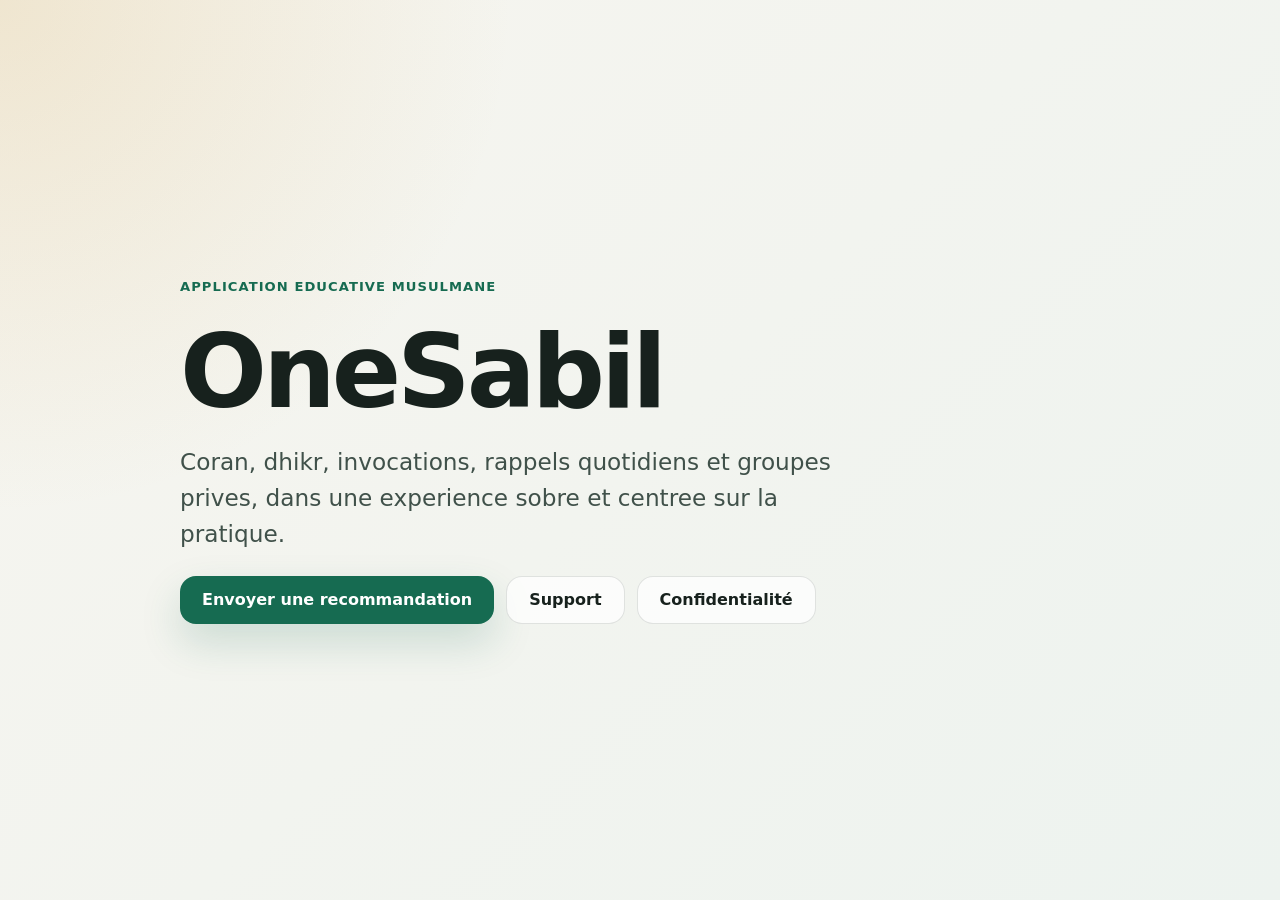
<file: index.html>
<!doctype html>
<html lang="fr">
  <head>
    <meta charset="utf-8" />
    <meta name="viewport" content="width=device-width, initial-scale=1" />
    <title>OneSabil</title>
    <meta
      name="description"
      content="OneSabil est une application musulmane educative pour le Coran, le dhikr, les invocations et les rappels quotidiens."
    />
    <link rel="stylesheet" href="./styles.css" />
  </head>
  <body>
    <main class="shell">
      <section class="hero">
        <p class="eyebrow">Application educative musulmane</p>
        <h1>OneSabil</h1>
        <p class="lead">
          Coran, dhikr, invocations, rappels quotidiens et groupes prives, dans une experience sobre et centree sur la pratique.
        </p>
        <div class="actions">
          <a class="button" href="./support.html#contact">Envoyer une recommandation</a>
          <a class="button secondary" href="./support.html">Support</a>
          <a class="button secondary" href="./privacy.html">Confidentialité</a>
        </div>
      </section>
    </main>
  </body>
</html>
</file>
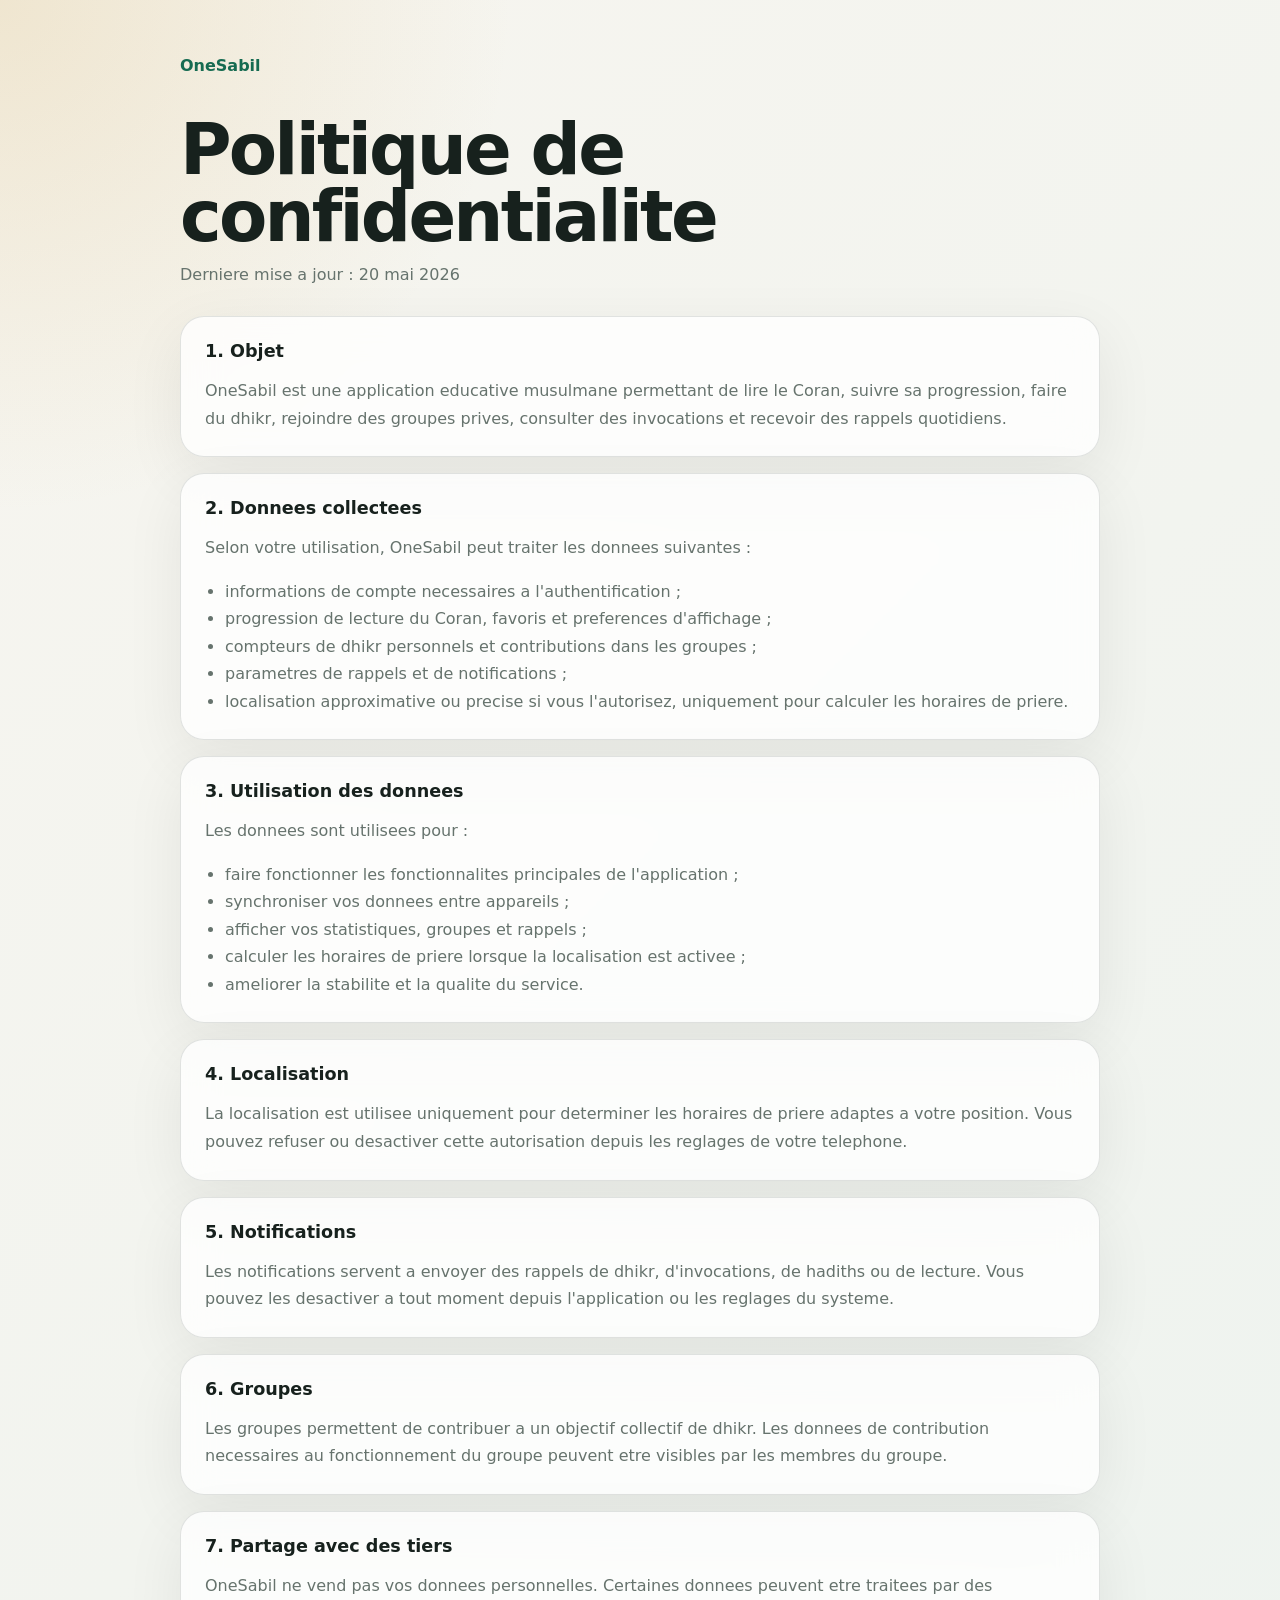
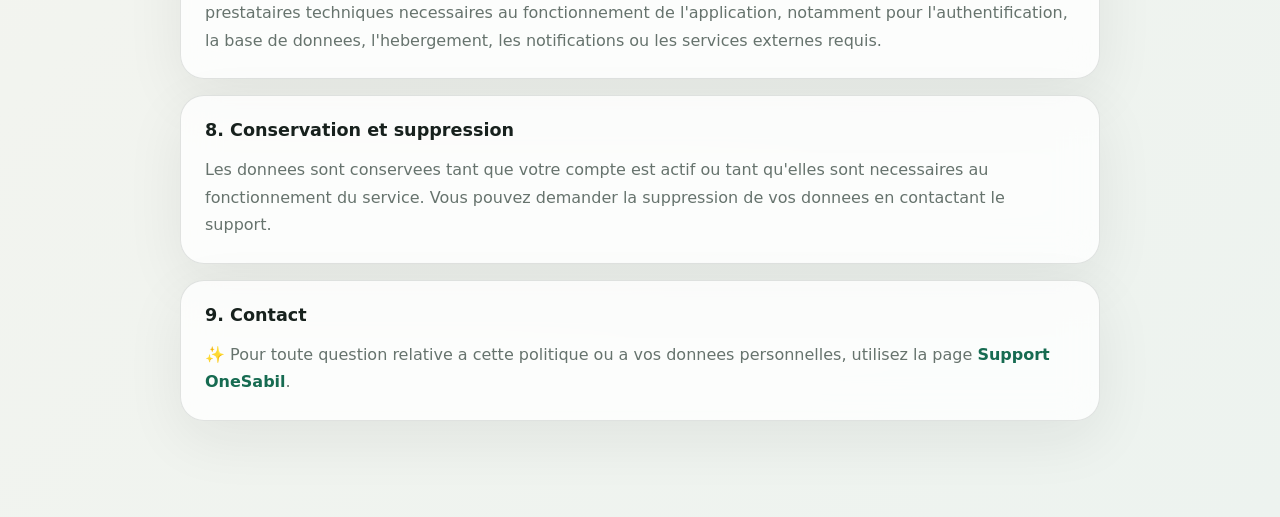
<file: privacy.html>
<!doctype html>
<html lang="fr">
  <head>
    <meta charset="utf-8" />
    <meta name="viewport" content="width=device-width, initial-scale=1" />
    <title>Politique de confidentialite - OneSabil</title>
    <meta name="description" content="Politique de confidentialite de l'application OneSabil." />
    <link rel="stylesheet" href="./styles.css" />
  </head>
  <body>
    <main class="shell page">
      <a class="back" href="./index.html">OneSabil</a>
      <h1>Politique de confidentialite</h1>
      <p class="muted">Derniere mise a jour : 20 mai 2026</p>

      <section class="card">
        <h2>1. Objet</h2>
        <p>
          OneSabil est une application educative musulmane permettant de lire le Coran, suivre sa progression, faire du
          dhikr, rejoindre des groupes prives, consulter des invocations et recevoir des rappels quotidiens.
        </p>
      </section>

      <section class="card">
        <h2>2. Donnees collectees</h2>
        <p>Selon votre utilisation, OneSabil peut traiter les donnees suivantes :</p>
        <ul>
          <li>informations de compte necessaires a l'authentification ;</li>
          <li>progression de lecture du Coran, favoris et preferences d'affichage ;</li>
          <li>compteurs de dhikr personnels et contributions dans les groupes ;</li>
          <li>parametres de rappels et de notifications ;</li>
          <li>localisation approximative ou precise si vous l'autorisez, uniquement pour calculer les horaires de priere.</li>
        </ul>
      </section>

      <section class="card">
        <h2>3. Utilisation des donnees</h2>
        <p>Les donnees sont utilisees pour :</p>
        <ul>
          <li>faire fonctionner les fonctionnalites principales de l'application ;</li>
          <li>synchroniser vos donnees entre appareils ;</li>
          <li>afficher vos statistiques, groupes et rappels ;</li>
          <li>calculer les horaires de priere lorsque la localisation est activee ;</li>
          <li>ameliorer la stabilite et la qualite du service.</li>
        </ul>
      </section>

      <section class="card">
        <h2>4. Localisation</h2>
        <p>
          La localisation est utilisee uniquement pour determiner les horaires de priere adaptes a votre position. Vous
          pouvez refuser ou desactiver cette autorisation depuis les reglages de votre telephone.
        </p>
      </section>

      <section class="card">
        <h2>5. Notifications</h2>
        <p>
          Les notifications servent a envoyer des rappels de dhikr, d'invocations, de hadiths ou de lecture. Vous pouvez
          les desactiver a tout moment depuis l'application ou les reglages du systeme.
        </p>
      </section>

      <section class="card">
        <h2>6. Groupes</h2>
        <p>
          Les groupes permettent de contribuer a un objectif collectif de dhikr. Les donnees de contribution necessaires
          au fonctionnement du groupe peuvent etre visibles par les membres du groupe.
        </p>
      </section>

      <section class="card">
        <h2>7. Partage avec des tiers</h2>
        <p>
          OneSabil ne vend pas vos donnees personnelles. Certaines donnees peuvent etre traitees par des prestataires
          techniques necessaires au fonctionnement de l'application, notamment pour l'authentification, la base de donnees,
          l'hebergement, les notifications ou les services externes requis.
        </p>
      </section>

      <section class="card">
        <h2>8. Conservation et suppression</h2>
        <p>
          Les donnees sont conservees tant que votre compte est actif ou tant qu'elles sont necessaires au fonctionnement
          du service. Vous pouvez demander la suppression de vos donnees en contactant le support.
        </p>
      </section>

      <section class="card">
        <h2>9. Contact</h2>
        <p>
          ✨ Pour toute question relative a cette politique ou a vos donnees personnelles, utilisez la page
          <a href="./support.html#contact">Support OneSabil</a>.
        </p>
      </section>
    </main>
  </body>
</html>
</file>
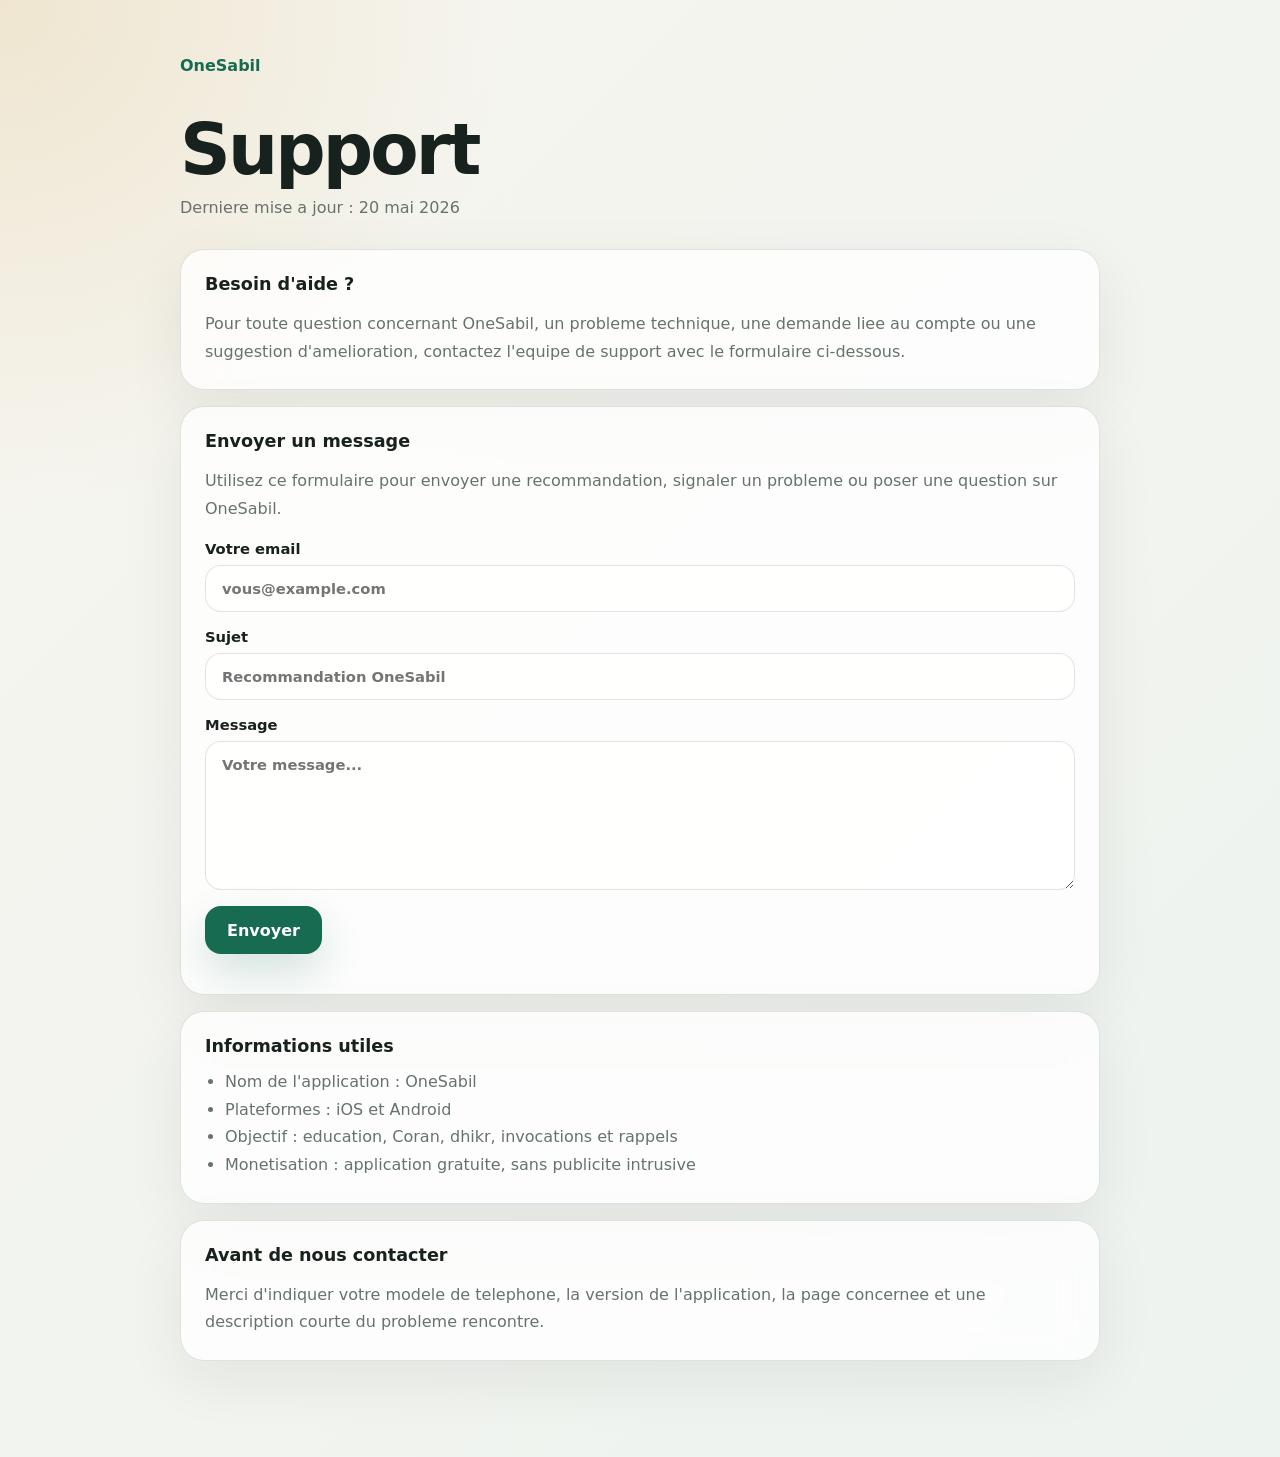
<file: support.html>
<!doctype html>
<html lang="fr">
  <head>
    <meta charset="utf-8" />
    <meta name="viewport" content="width=device-width, initial-scale=1" />
    <title>Support - OneSabil</title>
    <meta name="description" content="Support officiel de l'application OneSabil." />
    <link rel="stylesheet" href="./styles.css" />
  </head>
  <body>
    <main class="shell page">
      <a class="back" href="./index.html">OneSabil</a>
      <h1>Support</h1>
      <p class="muted">Derniere mise a jour : 20 mai 2026</p>

      <section class="card">
        <h2>Besoin d'aide ?</h2>
        <p>
          Pour toute question concernant OneSabil, un probleme technique, une demande liee au compte ou une suggestion
          d'amelioration, contactez l'equipe de support avec le formulaire ci-dessous.
        </p>
      </section>

      <section class="card" id="contact">
        <h2>Envoyer un message</h2>
        <p>
          Utilisez ce formulaire pour envoyer une recommandation, signaler un probleme ou poser une question sur
          OneSabil.
        </p>

        <form class="contact-form" id="contact-form">
          <label>
            Votre email
            <input type="email" name="email" autocomplete="email" required placeholder="vous@example.com" />
          </label>

          <label>
            Sujet
            <input type="text" name="subject" required maxlength="120" placeholder="Recommandation OneSabil" />
          </label>

          <label>
            Message
            <textarea name="message" required rows="7" maxlength="4000" placeholder="Votre message..."></textarea>
          </label>

          <input class="honeypot" type="text" name="company" tabindex="-1" autocomplete="off" />

          <button class="button" type="submit">Envoyer</button>
          <p class="form-status" id="form-status" role="status" aria-live="polite"></p>
        </form>
      </section>

      <section class="card">
        <h2>Informations utiles</h2>
        <ul>
          <li>Nom de l'application : OneSabil</li>
          <li>Plateformes : iOS et Android</li>
          <li>Objectif : education, Coran, dhikr, invocations et rappels</li>
          <li>Monetisation : application gratuite, sans publicite intrusive</li>
        </ul>
      </section>

      <section class="card">
        <h2>Avant de nous contacter</h2>
        <p>
          Merci d'indiquer votre modele de telephone, la version de l'application, la page concernee et une description
          courte du probleme rencontre.
        </p>
      </section>
    </main>

    <script>
      const form = document.querySelector('#contact-form');
      const status = document.querySelector('#form-status');

      form.addEventListener('submit', async (event) => {
        event.preventDefault();
        status.textContent = 'Envoi en cours...';

        const button = form.querySelector('button');
        button.disabled = true;

        try {
          const payload = Object.fromEntries(new FormData(form).entries());
          const response = await fetch('/api/contact', {
            method: 'POST',
            headers: { 'Content-Type': 'application/json' },
            body: JSON.stringify(payload),
          });

          const data = await response.json().catch(() => ({}));

          if (!response.ok) {
            throw new Error(data.error || 'Impossible d envoyer le message.');
          }

          form.reset();
          status.textContent = 'Message envoye. Merci pour votre retour.';
        } catch (error) {
          status.textContent = error.message || 'Impossible d envoyer le message.';
        } finally {
          button.disabled = false;
        }
      });
    </script>
  </body>
</html>
</file>
<file: styles.css>
:root {
  color-scheme: light dark;
  --bg: #f7f5ef;
  --surface: rgba(255, 255, 255, 0.78);
  --ink: #17211d;
  --muted: #66736d;
  --line: rgba(23, 33, 29, 0.12);
  --accent: #166b51;
  --accent-2: #d7b56d;
}

* {
  box-sizing: border-box;
}

body {
  margin: 0;
  min-height: 100vh;
  color: var(--ink);
  background:
    radial-gradient(circle at top left, rgba(215, 181, 109, 0.24), transparent 32rem),
    linear-gradient(135deg, #f7f5ef 0%, #edf3ef 100%);
  font-family:
    Inter, ui-sans-serif, system-ui, -apple-system, BlinkMacSystemFont, "Segoe UI", sans-serif;
}

a {
  color: var(--accent);
  font-weight: 700;
  text-decoration: none;
}

.shell {
  width: min(920px, calc(100% - 32px));
  margin: 0 auto;
}

.hero {
  min-height: 100vh;
  display: grid;
  align-content: center;
  gap: 24px;
  padding: 72px 0;
}

.eyebrow {
  margin: 0;
  color: var(--accent);
  font-size: 0.82rem;
  font-weight: 800;
  letter-spacing: 0.08em;
  text-transform: uppercase;
}

h1 {
  margin: 0;
  font-size: clamp(3rem, 8vw, 6.5rem);
  line-height: 0.95;
  letter-spacing: -0.04em;
}

h2 {
  margin: 0 0 12px;
  font-size: 1.1rem;
}

p,
li {
  color: var(--muted);
  font-size: 1rem;
  line-height: 1.72;
}

ul {
  margin: 0;
  padding-left: 20px;
}

.lead {
  max-width: 680px;
  margin: 0;
  color: #40514a;
  font-size: clamp(1.1rem, 2.5vw, 1.45rem);
  line-height: 1.55;
}

.actions {
  display: flex;
  flex-wrap: wrap;
  gap: 12px;
}

.button {
  display: inline-flex;
  min-height: 48px;
  align-items: center;
  justify-content: center;
  border-radius: 16px;
  padding: 0 22px;
  background: var(--accent);
  color: white;
  box-shadow: 0 18px 40px rgba(22, 107, 81, 0.18);
}

.button.secondary {
  border: 1px solid var(--line);
  background: rgba(255, 255, 255, 0.72);
  color: var(--ink);
  box-shadow: none;
}

.page {
  padding: 56px 0 80px;
}

.page h1 {
  margin-top: 24px;
  margin-bottom: 10px;
  font-size: clamp(2.4rem, 6vw, 4.4rem);
}

.back {
  display: inline-flex;
  margin-bottom: 18px;
}

.muted {
  margin: 0 0 28px;
  color: var(--muted);
}

.card {
  margin: 16px 0;
  border: 1px solid var(--line);
  border-radius: 24px;
  padding: 24px;
  background: var(--surface);
  box-shadow: 0 18px 60px rgba(23, 33, 29, 0.07);
  backdrop-filter: blur(18px);
}

.card p:last-child,
.card ul:last-child {
  margin-bottom: 0;
}

.contact-form {
  display: grid;
  gap: 16px;
  margin-top: 18px;
}

.contact-form label {
  display: grid;
  gap: 8px;
  color: var(--ink);
  font-size: 0.92rem;
  font-weight: 800;
}

.contact-form input,
.contact-form textarea {
  width: 100%;
  border: 1px solid var(--line);
  border-radius: 16px;
  padding: 14px 16px;
  background: rgba(255, 255, 255, 0.72);
  color: var(--ink);
  font: inherit;
  outline: none;
}

.contact-form textarea {
  resize: vertical;
}

.contact-form input:focus,
.contact-form textarea:focus {
  border-color: var(--accent);
  box-shadow: 0 0 0 4px rgba(22, 107, 81, 0.12);
}

.contact-form button {
  width: fit-content;
  border: 0;
  cursor: pointer;
  font: inherit;
  font-weight: 800;
}

.contact-form button:disabled {
  cursor: wait;
  opacity: 0.65;
}

.form-status {
  margin: 0;
  color: var(--muted);
}

.honeypot {
  display: none;
}

@media (prefers-color-scheme: dark) {
  :root {
    --bg: #0e1210;
    --surface: rgba(23, 29, 26, 0.78);
    --ink: #f4f1e8;
    --muted: #a9b4ae;
    --line: rgba(244, 241, 232, 0.12);
    --accent: #72d4ab;
    --accent-2: #d8b86b;
  }

  body {
    background:
      radial-gradient(circle at top left, rgba(114, 212, 171, 0.14), transparent 32rem),
      linear-gradient(135deg, #0e1210 0%, #151b18 100%);
  }

  .lead {
    color: #c7d0ca;
  }

  .button.secondary {
    background: rgba(255, 255, 255, 0.06);
    color: var(--ink);
  }

  .contact-form input,
  .contact-form textarea {
    background: rgba(255, 255, 255, 0.06);
  }
}
</file>
